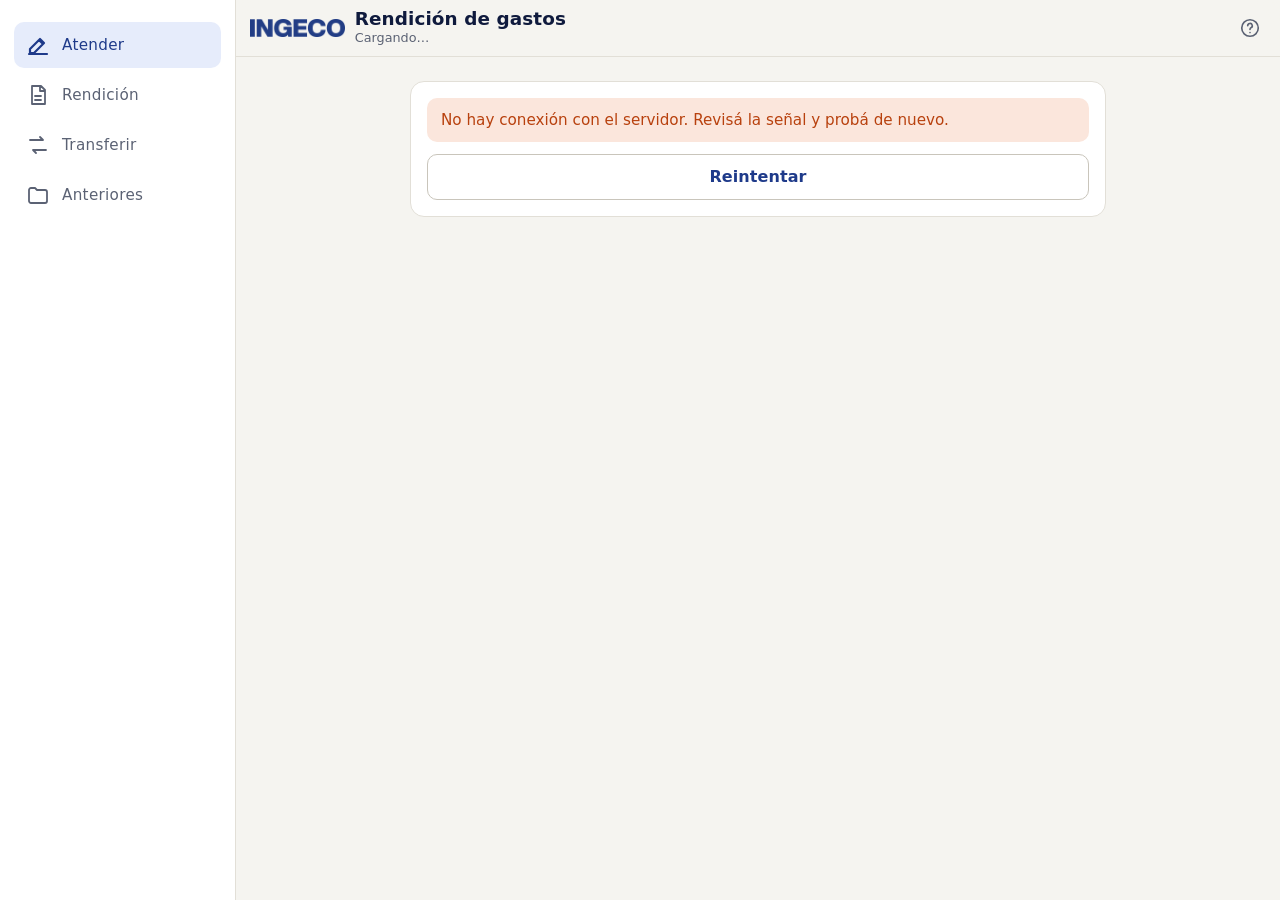
<file: docs/index.html>
<!DOCTYPE html>
<html lang="es-AR">
<head>
  <meta charset="utf-8">
  <meta name="viewport" content="width=device-width, initial-scale=1, viewport-fit=cover">
  <title>Rendiciones — INGECO</title>
  <meta name="theme-color" content="#f5f4f0">
  <link rel="manifest" href="manifest.json">
  <link rel="icon" href="icono.svg">
  <link rel="apple-touch-icon" href="icono.svg">
  <style>:root{--azul:#1e3a8a;--azul-claro:#2b4fb3;--azul-suave:#e6ecfb;--tinta:#0f1a3d;--teal:#0e8a7a;--teal-suave:#dcf1ee;--ambar:#d98f00;--ambar-suave:#fff1cf;--ambar-texto:#8a5a00;--alerta:#b8410e;--alerta-suave:#fbe6dc;--fondo:#f5f4f0;--fondo-2:#ebe9e3;--superficie:#fff;--texto:#171c2e;--texto-2:#5b6274;--texto-3:#8a90a0;--linea:#e2dfd7;--linea-fuerte:#c9c5bb;--radio:14px;--radio-s:10px;--barra-h:56px;--cuerpo:system-ui,sans-serif;--display:system-ui,sans-serif}[data-ig-volver]{display:none}</style>
  <link rel="preconnect" href="https://fonts.googleapis.com"><link rel="preconnect" href="https://fonts.gstatic.com" crossorigin>
  <link rel="stylesheet" href="https://app.ingecosa.com.ar/ingeco.css">
  <script src="https://app.ingecosa.com.ar/ingeco.js" defer></script>
  <link rel="stylesheet" href="estilo.css?v=7">
  <script src="https://app.ingecosa.com.ar/guard.js" data-modulo="RENDICIONES"></script>
  <script>
    // URL del web app de Apps Script (deploymentId estable). Se reemplaza al desplegar.
    window.RENDICIONES_API_URL = 'https://script.google.com/macros/s/AKfycbyHOq7gde4YCcq9Zmy_8vhza1DCOr-Ar4iZjzrT4FEAKzpKfAdcJCPPqmabgmEW6OOP/exec';
  </script>
</head>
<body>
  <header class="barra">
    <button class="ig-volver" data-ig-volver aria-label="Volver a la App INGECO"><svg class="i" viewBox="0 0 24 24"><path d="M15 18l-6-6 6-6"/></svg></button>
    <img class="barra-logo" src="logos/ingeco-azul.png" alt="INGECO" data-ig-ocultar-en-app>
    <div class="barra-t"><h2>Rendición de gastos</h2><div class="sub-barra" id="cab-sub">Cargando…</div></div>
    <a class="icono" href="ayuda.html" aria-label="Cómo se usa" title="Cómo se usa"><svg class="i" viewBox="0 0 24 24"><circle cx="12" cy="12" r="9"/><path d="M9.5 9.5a2.5 2.5 0 1 1 3.5 2.3c-.7.3-1 .9-1 1.7M12 17h.01"/></svg></a>
  </header>

  <main id="app">
    <div class="tarjeta"><p class="ayuda">Conectando con el servidor…</p></div>
  </main>

  <nav class="nav">
    <button data-vista="atender" class="activo"><svg class="i" viewBox="0 0 24 24"><path d="M4 20h4l10-10-4-4L4 16zM13 7l4 4M3 21h18"/></svg>Atender</button>
    <button data-vista="inicio"><svg class="i" viewBox="0 0 24 24"><path d="M6 3h9l4 4v14H6zM14 3v5h5M9 13h6M9 17h6"/></svg>Rendición<span class="badge" id="badge-detallar" hidden></span></button>
    <button data-vista="transferir"><svg class="i" viewBox="0 0 24 24"><path d="M4 7h13l-3-3M20 17H7l3 3"/></svg>Transferir</button>
    <button data-vista="historial"><svg class="i" viewBox="0 0 24 24"><path d="M3 7a2 2 0 0 1 2-2h4l2 2h8a2 2 0 0 1 2 2v9a2 2 0 0 1-2 2H5a2 2 0 0 1-2-2z"/></svg>Anteriores</button>
  </nav>

  <div id="toast" class="toast" hidden></div>

  
  <script src="api.js?v=7"></script>
  <script src="app.js?v=7"></script>
  <script>
    if ('serviceWorker' in navigator) navigator.serviceWorker.register('sw.js');
  </script>
</body>
</html>
</file>
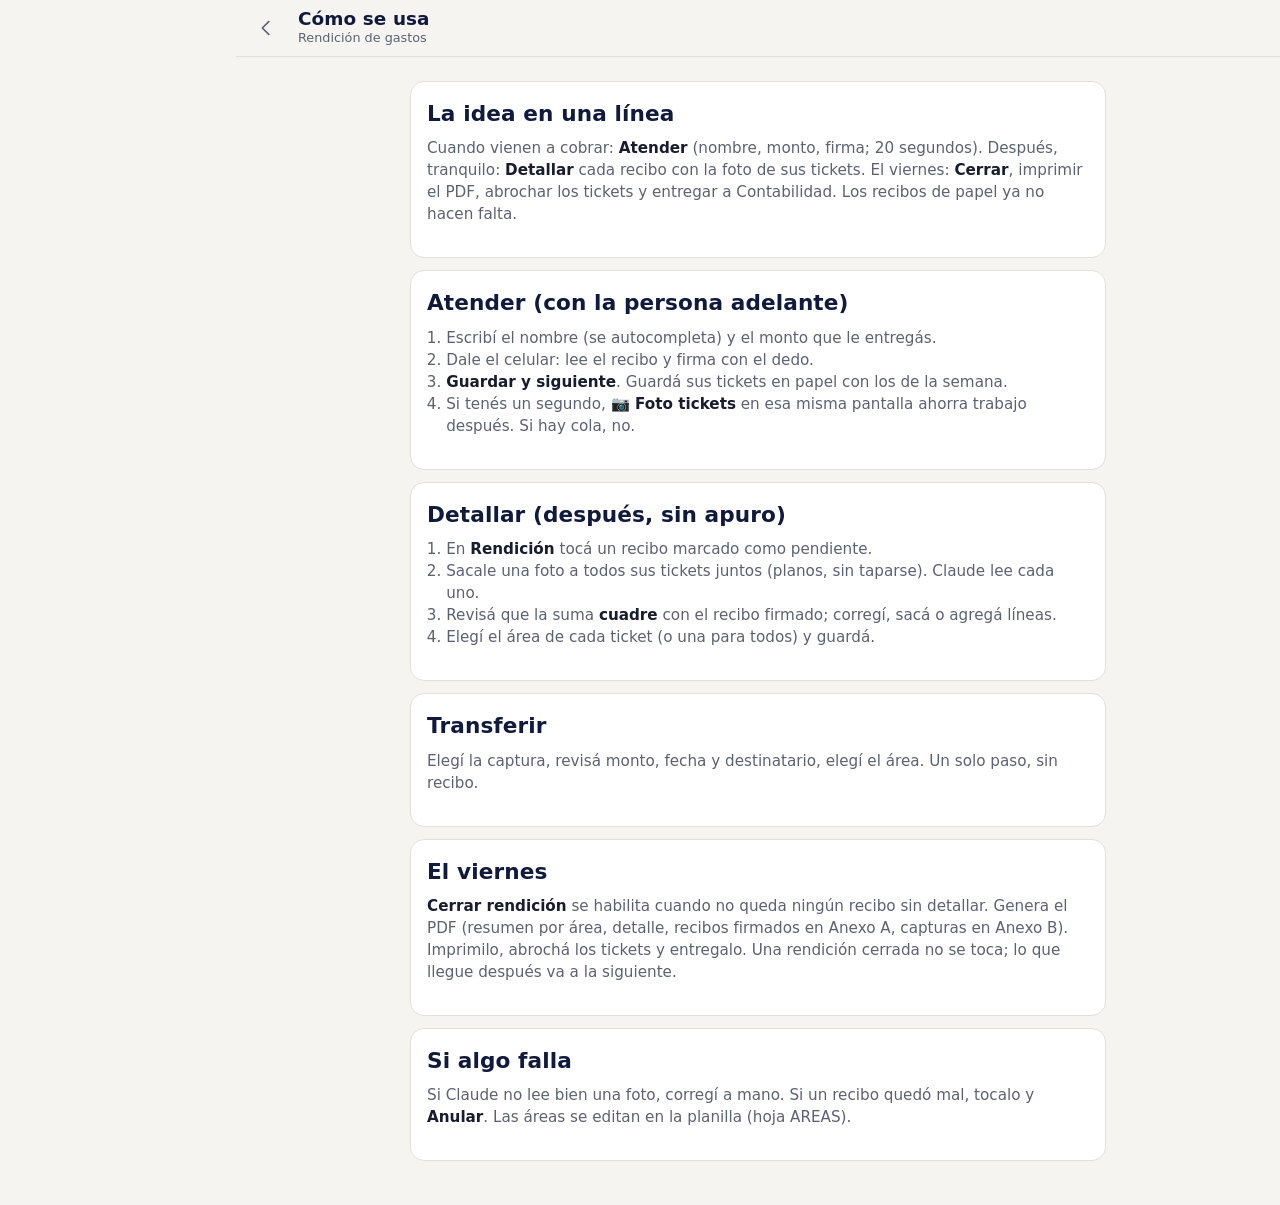
<file: docs/ayuda.html>
<!DOCTYPE html>
<html lang="es-AR">
<head>
  <meta charset="utf-8">
  <meta name="viewport" content="width=device-width, initial-scale=1">
  <title>Cómo se usa — Rendiciones</title>
  <meta name="theme-color" content="#f5f4f0">
  <style>:root{--azul:#1e3a8a;--azul-claro:#2b4fb3;--azul-suave:#e6ecfb;--tinta:#0f1a3d;--teal:#0e8a7a;--teal-suave:#dcf1ee;--ambar:#d98f00;--ambar-suave:#fff1cf;--ambar-texto:#8a5a00;--alerta:#b8410e;--alerta-suave:#fbe6dc;--fondo:#f5f4f0;--fondo-2:#ebe9e3;--superficie:#fff;--texto:#171c2e;--texto-2:#5b6274;--texto-3:#8a90a0;--linea:#e2dfd7;--linea-fuerte:#c9c5bb;--radio:14px;--radio-s:10px;--barra-h:56px;--cuerpo:system-ui,sans-serif;--display:system-ui,sans-serif}[data-ig-volver]{display:none}</style>
  <link rel="preconnect" href="https://fonts.googleapis.com"><link rel="preconnect" href="https://fonts.gstatic.com" crossorigin>
  <link rel="stylesheet" href="https://app.ingecosa.com.ar/ingeco.css">
  <script src="https://app.ingecosa.com.ar/ingeco.js" defer></script>
  <link rel="stylesheet" href="estilo.css?v=6">
</head>
<body class="sin-nav">
  <header class="barra">
    <a class="icono" href="index.html" aria-label="Volver"><svg class="i" viewBox="0 0 24 24"><path d="M15 5l-7 7 7 7"/></svg></a>
    <div class="barra-t"><h2>Cómo se usa</h2><div class="sub-barra">Rendición de gastos</div></div>
  </header>
  <main>
    <div class="tarjeta">
      <h2>La idea en una línea</h2>
      <p class="ayuda">Cuando vienen a cobrar: <b>Atender</b> (nombre, monto, firma; 20 segundos). Después, tranquilo: <b>Detallar</b> cada recibo con la foto de sus tickets. El viernes: <b>Cerrar</b>, imprimir el PDF, abrochar los tickets y entregar a Contabilidad. Los recibos de papel ya no hacen falta.</p>
    </div>
    <div class="tarjeta">
      <h2>Atender (con la persona adelante)</h2>
      <ol class="ayuda" style="padding-left:1.2rem">
        <li>Escribí el nombre (se autocompleta) y el monto que le entregás.</li>
        <li>Dale el celular: lee el recibo y firma con el dedo.</li>
        <li><b>Guardar y siguiente</b>. Guardá sus tickets en papel con los de la semana.</li>
        <li>Si tenés un segundo, <b>📷 Foto tickets</b> en esa misma pantalla ahorra trabajo después. Si hay cola, no.</li>
      </ol>
    </div>
    <div class="tarjeta">
      <h2>Detallar (después, sin apuro)</h2>
      <ol class="ayuda" style="padding-left:1.2rem">
        <li>En <b>Rendición</b> tocá un recibo marcado como pendiente.</li>
        <li>Sacale una foto a todos sus tickets juntos (planos, sin taparse). Claude lee cada uno.</li>
        <li>Revisá que la suma <b>cuadre</b> con el recibo firmado; corregí, sacá o agregá líneas.</li>
        <li>Elegí el área de cada ticket (o una para todos) y guardá.</li>
      </ol>
    </div>
    <div class="tarjeta">
      <h2>Transferir</h2>
      <p class="ayuda">Elegí la captura, revisá monto, fecha y destinatario, elegí el área. Un solo paso, sin recibo.</p>
    </div>
    <div class="tarjeta">
      <h2>El viernes</h2>
      <p class="ayuda"><b>Cerrar rendición</b> se habilita cuando no queda ningún recibo sin detallar. Genera el PDF (resumen por área, detalle, recibos firmados en Anexo A, capturas en Anexo B). Imprimilo, abrochá los tickets y entregalo. Una rendición cerrada no se toca; lo que llegue después va a la siguiente.</p>
    </div>
    <div class="tarjeta">
      <h2>Si algo falla</h2>
      <p class="ayuda">Si Claude no lee bien una foto, corregí a mano. Si un recibo quedó mal, tocalo y <b>Anular</b>. Las áreas se editan en la planilla (hoja AREAS).</p>
    </div>
  </main>
  
</body>
</html>
</file>
<file: docs/estilo.css>
/* Rendición de gastos — tokens, fuentes y base vienen del estilo común (ingeco.css de la App INGECO).
   superficies planas, hairlines, un solo acento azul, íconos de trazo, Barlow.
   Paleta segura para daltonismo rojo-verde: azul / teal / ámbar / naranja oscuro. Solo modo claro. */

:root {
  /* Medidas propias; los colores, radios y fuentes son los del estilo común */
  --barra-h: 56px;
  --nav-h: 62px;
}

* { box-sizing: border-box; -webkit-tap-highlight-color: transparent; }
html { color-scheme: light; }
html, body { margin: 0; min-height: 100%; }
body { font: 16px/1.45 var(--cuerpo); color: var(--texto); background: var(--fondo); padding-top: env(safe-area-inset-top); -webkit-font-smoothing: antialiased; }
[hidden] { display: none !important; }
button { font: inherit; cursor: pointer; color: inherit; }
button:focus:not(:focus-visible) { outline: none; }
button, input, select, textarea { min-height: 46px; }
input, select, textarea { font: inherit; width: 100%; padding: 10px 14px; border: 1px solid var(--linea-fuerte); border-radius: var(--radio-s); background: var(--superficie); color: var(--texto); margin-bottom: 12px; }
input:focus, select:focus, textarea:focus { outline: 2px solid var(--azul-claro); outline-offset: 1px; border-color: var(--azul-claro); }
input[type=file] { display: none; }
input.monto { font-family: var(--display); font-size: 1.7rem; font-weight: 600; text-align: right; font-variant-numeric: tabular-nums; }
input.dudoso { border-color: var(--ambar); background: var(--ambar-suave); }
label { display: block; font-size: .78rem; color: var(--texto-2); margin-bottom: 5px; font-weight: 600; text-transform: uppercase; letter-spacing: .07em; }
h1, h2, h3, h4 { margin: 0 0 .5rem; font-family: var(--display); letter-spacing: .005em; }
h2 { font-size: 1.35rem; font-weight: 600; color: var(--tinta); }
h3 { font-size: 1.15rem; font-weight: 600; }
svg.i { width: 22px; height: 22px; fill: none; stroke: currentColor; stroke-width: 1.8; stroke-linecap: round; stroke-linejoin: round; flex: none; }

main { padding: 12px 16px calc(var(--nav-h) + 24px + env(safe-area-inset-bottom)); max-width: 720px; margin: 0 auto; }
body.sin-nav main { padding-bottom: 32px; }
.ayuda { color: var(--texto-2); margin: 0 0 1rem; font-size: .95rem; }
.ayuda b { color: var(--texto); font-weight: 600; }

/* ── Barra superior ── */
.barra { position: sticky; top: 0; z-index: 10; min-height: var(--barra-h); background: color-mix(in srgb, var(--fondo) 88%, transparent); backdrop-filter: blur(12px); -webkit-backdrop-filter: blur(12px); display: flex; align-items: center; padding: 6px 8px 6px 8px; gap: 10px; border-bottom: 1px solid var(--linea); }
.barra-logo { height: 18px; width: auto; flex: none; margin-left: 6px; }
.barra-t { flex: 1; min-width: 0; }
.barra h2 { font-size: 1.15rem; margin: 0; line-height: 1.15; white-space: nowrap; overflow: hidden; text-overflow: ellipsis; }
.sub-barra { font-size: .8rem; color: var(--texto-2); white-space: nowrap; overflow: hidden; text-overflow: ellipsis; font-variant-numeric: tabular-nums; }
.icono { background: transparent; border: none; color: var(--texto-2); width: 44px; height: 44px; min-height: 44px; padding: 0; display: inline-flex; align-items: center; justify-content: center; border-radius: 50%; text-decoration: none; flex: none; }
.icono:active { background: var(--fondo-2); }

/* ── Barra inferior ── */
.nav { position: fixed; left: 0; right: 0; bottom: 0; z-index: 20; height: calc(var(--nav-h) + env(safe-area-inset-bottom)); padding-bottom: env(safe-area-inset-bottom); background: color-mix(in srgb, var(--superficie) 92%, transparent); backdrop-filter: blur(12px); -webkit-backdrop-filter: blur(12px); border-top: 1px solid var(--linea); display: flex; justify-content: center; }
.nav button { flex: 1; max-width: 120px; background: none; border: none; display: flex; flex-direction: column; align-items: center; justify-content: center; gap: 3px; color: var(--texto-3); font-size: .7rem; font-weight: 600; letter-spacing: .02em; position: relative; min-height: var(--nav-h); }
.nav button .i { width: 24px; height: 24px; }
.nav button.activo { color: var(--azul); }
.nav button.activo .i { stroke-width: 2.2; }
.badge { position: absolute; top: 7px; right: calc(50% - 24px); background: var(--ambar); color: var(--tinta); font-size: .68rem; font-weight: 700; min-width: 18px; height: 18px; line-height: 18px; border-radius: 9px; padding: 0 5px; font-family: var(--display); text-align: center; }

/* ── Botones ── */
button.principal, button.secundaria, .boton-foto { border: 1px solid transparent; border-radius: var(--radio-s); padding: 0 18px; font-weight: 600; font-size: 1rem; letter-spacing: .005em; display: inline-flex; align-items: center; justify-content: center; gap: 8px; width: 100%; min-height: 50px; }
button.principal { background: var(--azul); color: #fff; }
button.principal[disabled] { background: var(--linea-fuerte); color: var(--superficie); cursor: default; }
button.secundaria, .boton-foto { background: var(--superficie); color: var(--azul); border-color: var(--linea-fuerte); min-height: 46px; cursor: pointer; }
button.peligro { color: var(--alerta); }
button.principal:active, button.secundaria:active { opacity: .85; }
.fila-botones { display: grid; grid-template-columns: 1fr 1fr; gap: 8px; margin-top: 8px; }

/* ── Tarjetas y listas ── */
.tarjeta { background: var(--superficie); border: 1px solid var(--linea); border-radius: var(--radio); padding: 16px; margin-bottom: 12px; animation: entrar .25s ease-out; }
@keyframes entrar { from { opacity: 0; transform: translateY(4px); } to { opacity: 1; transform: none; } }
.aviso { border-radius: var(--radio-s); padding: 11px 14px; margin-bottom: 12px; font-size: .95rem; background: var(--ambar-suave); color: var(--texto); }
.aviso.grave { background: var(--alerta-suave); color: var(--alerta); }
.aviso.ok { background: var(--teal-suave); color: var(--teal); font-weight: 600; }

.seccion-t { font-family: var(--display); font-size: .78rem; text-transform: uppercase; letter-spacing: .1em; color: var(--texto-2); font-weight: 600; margin: 20px 2px 8px; display: flex; align-items: center; gap: 8px; }
.seccion-t::after { content: ''; flex: 1; height: 1px; background: var(--linea); }
.lista { background: var(--superficie); border: 1px solid var(--linea); border-radius: var(--radio); overflow: hidden; margin-bottom: 12px; }
.gasto { display: flex; gap: 12px; align-items: center; border-bottom: 1px solid var(--linea); padding: 12px 14px; cursor: pointer; }
.gasto:last-child { border-bottom: 0; }
.gasto:active { background: var(--fondo); }
.gasto .n { width: 40px; height: 40px; border-radius: 12px; display: grid; place-items: center; flex: none; color: #fff; background: var(--azul); }
.gasto .n .i { width: 22px; height: 22px; }
.gasto.transferencia .n { background: var(--teal); }
.gasto.pendiente .n { background: var(--ambar-suave); color: var(--ambar-texto); }
.gasto .cuerpo { flex: 1; min-width: 0; }
.gasto .t { font-weight: 600; white-space: nowrap; overflow: hidden; text-overflow: ellipsis; }
.gasto .d { font-size: .85rem; color: var(--texto-2); white-space: nowrap; overflow: hidden; text-overflow: ellipsis; }
.gasto .m { font-family: var(--display); font-weight: 600; font-size: 1.1rem; white-space: nowrap; font-variant-numeric: tabular-nums; color: var(--tinta); }

/* ── Hero (resumen de la rendición) ── */
.hero { position: relative; overflow: hidden; border-radius: 22px; padding: 18px 18px 16px; color: #fff; margin: 4px 0 14px;
  background: var(--tinta);
  background-image: radial-gradient(420px 260px at 100% 0%, rgba(43,79,179,.95) 0%, rgba(43,79,179,0) 60%), radial-gradient(360px 240px at 0% 100%, rgba(14,138,122,.55) 0%, rgba(14,138,122,0) 60%);
  box-shadow: 0 18px 40px -18px rgba(15,26,61,.6); }
.hero::after { content: ''; position: absolute; inset: 0; background-image: repeating-linear-gradient(135deg, rgba(255,255,255,.035) 0 1px, transparent 1px 12px); pointer-events: none; }
.hero > * { position: relative; z-index: 1; }
.hero .eti { color: rgba(255,255,255,.65); font-size: .82rem; text-transform: uppercase; letter-spacing: .08em; font-weight: 600; font-family: var(--display); }
.hero .total { font-family: var(--display); font-size: 2.4rem; font-weight: 600; line-height: 1.05; margin: 2px 0 12px; font-variant-numeric: tabular-nums; }
.hero .hoy { display: flex; align-items: center; gap: 14px; background: rgba(255,255,255,.08); border: 1px solid rgba(255,255,255,.12); border-radius: 16px; padding: 10px 14px; }
.hero .hoy .n { font-family: var(--display); font-size: 2.2rem; font-weight: 600; line-height: 1; min-width: 40px; text-align: center; }
.hero .hoy .n .i { width: 28px; height: 28px; color: #5fd3c2; stroke-width: 2.4; }
.hero .hoy .t { display: flex; flex-direction: column; min-width: 0; }
.hero .hoy .t b { font-weight: 600; font-size: 1rem; }
.hero .hoy .t span { color: rgba(255,255,255,.7); font-size: .86rem; }
.hero .hoy.pend .n { color: #ffd166; }
.areas { display: flex; flex-wrap: wrap; gap: 6px; margin: 0 0 14px; }
.chip { display: inline-block; background: var(--superficie); border: 1px solid var(--linea); border-radius: 999px; padding: 4px 12px; font-size: .85rem; font-weight: 500; color: var(--texto-2); font-variant-numeric: tabular-nums; }
.chip b { color: var(--tinta); font-weight: 600; }

/* ── KPI (detallar: total firmado vs suma) ── */
.kpi { display: grid; grid-template-columns: 1fr 1fr; gap: 8px; margin-bottom: 12px; }
.kpi > div { background: var(--fondo); border: 1px solid var(--linea); border-radius: var(--radio-s); padding: 10px 12px; }
.kpi .v { font-family: var(--display); font-size: 1.45rem; font-weight: 600; color: var(--tinta); white-space: nowrap; font-variant-numeric: tabular-nums; }
.kpi .l { font-size: .78rem; color: var(--texto-2); }
.kpi .cuadra { background: var(--teal-suave); border-color: transparent; }
.kpi .cuadra .v, .kpi .cuadra .l { color: var(--teal); }
.kpi .no-cuadra { background: var(--ambar-suave); border-color: transparent; }
.kpi .no-cuadra .v, .kpi .no-cuadra .l { color: var(--ambar-texto); }

/* ── Pasos ── */
.pasos { display: flex; gap: 4px; margin: 0 0 14px; }
.pasos span { flex: 1; height: 4px; border-radius: 2px; background: var(--linea); }
.pasos span.hecho { background: var(--azul); }

/* ── Líneas de gasto ── */
.linea-gasto { border: 1px solid var(--linea); border-radius: var(--radio-s); padding: 12px 12px 2px; margin-bottom: 10px; background: var(--fondo); }
.linea-cab { display: flex; justify-content: space-between; align-items: center; margin-bottom: 8px; font-family: var(--display); font-size: 1.02rem; }
.linea-cab span { font-variant-numeric: tabular-nums; font-weight: 600; color: var(--tinta); }
.linea-cab .quitar { background: none; border: 1px solid var(--linea-fuerte); color: var(--alerta); border-radius: 999px; padding: 0 12px; min-height: 32px; font-size: .85rem; font-weight: 600; }
.dos-col { display: grid; grid-template-columns: 1fr 1fr; gap: 10px; }

/* ── Opciones (áreas): chips tipo píldora como en la app ── */
.opciones { display: flex; flex-wrap: wrap; gap: 6px; margin-bottom: 12px; }
.opciones button { background: var(--superficie); border: 1px solid var(--linea-fuerte); border-radius: 999px; padding: 0 14px; min-height: 38px; font-weight: 500; font-size: .92rem; color: var(--texto-2); }
.opciones button.elegido { background: var(--tinta); color: var(--fondo); border-color: var(--tinta); }

/* ── Foto ── */
.foto-caja { display: flex; align-items: center; justify-content: center; gap: 10px; border: 1px dashed var(--linea-fuerte); border-radius: var(--radio); padding: 20px; text-align: center; color: var(--azul); font-weight: 600; background: var(--superficie); cursor: pointer; min-height: 72px; text-transform: none; letter-spacing: 0; font-size: 1rem; margin: 0; }
.foto-caja:active { background: var(--fondo-2); }
img.previa { width: 100%; max-height: 46vh; object-fit: contain; border-radius: var(--radio-s); display: block; background: var(--tinta); }
.miniaturas { display: flex; gap: 6px; overflow-x: auto; margin-bottom: 12px; scrollbar-width: none; }
.miniaturas img { height: 72px; border-radius: 8px; border: 1px solid var(--linea); }

/* ── Firma y recibo ── */
canvas.firma { width: 100%; height: 11rem; border: 1px solid var(--linea-fuerte); border-radius: var(--radio-s); touch-action: none; display: block; margin-bottom: 8px;
  background: var(--superficie) linear-gradient(var(--linea) 1px, transparent 1px) 0 1.6rem / 100% 2.2rem; }
.recibo-previa { border: 1px solid var(--linea-fuerte); border-radius: var(--radio-s); padding: 12px 14px; margin-bottom: 14px; font-size: .95rem; background: #fffdf7; line-height: 1.5; }
.recibo-previa .monto { font-family: var(--display); font-size: 1.3rem; font-weight: 600; color: var(--tinta); font-variant-numeric: tabular-nums; }
.atender input.monto { font-size: 2rem; }

/* ── Estado de carga / toast ── */
.cargando { display: flex; align-items: center; gap: 12px; color: var(--texto-2); padding: 8px 0; }
.cargando::before { content: ""; width: 22px; height: 22px; border: 3px solid var(--linea); border-top-color: var(--azul); border-radius: 50%; animation: girar .8s linear infinite; flex: none; }
@keyframes girar { to { transform: rotate(360deg); } }
.toast { position: fixed; left: 50%; bottom: calc(var(--nav-h) + 16px + env(safe-area-inset-bottom)); transform: translateX(-50%); background: var(--tinta); color: var(--fondo); padding: 11px 18px; border-radius: var(--radio-s); z-index: 60; max-width: 90vw; text-align: center; box-shadow: var(--sombra-alta); font-weight: 500; animation: subir .2s ease-out; }
.toast.error { background: var(--alerta); color: #fff; }
@keyframes subir { from { transform: translate(-50%, 40px); opacity: 0 } }

.historial-item { display: flex; justify-content: space-between; align-items: center; gap: 12px; border-bottom: 1px solid var(--linea); padding: 12px 14px; }
.historial-item:last-child { border-bottom: 0; }
.historial-item a { color: var(--azul-claro); font-weight: 600; text-decoration: none; white-space: nowrap; display: inline-flex; align-items: center; gap: 6px; }

@media (prefers-reduced-motion: reduce) { *, ::before, ::after { animation: none !important; transition: none !important; } }

/* ── Escritorio ── */
@media (min-width: 900px) {
  :root { --nav-w: 236px; }
  body { padding-left: var(--nav-w); }
  .nav { top: 0; bottom: 0; left: 0; right: auto; width: var(--nav-w); height: auto; flex-direction: column; justify-content: flex-start; align-items: stretch; padding: 22px 14px; gap: 4px; border-top: none; border-right: 1px solid var(--linea); background: var(--superficie); backdrop-filter: none; }
  .nav button { flex: none; max-width: none; flex-direction: row; justify-content: flex-start; gap: 12px; min-height: 46px; padding: 0 12px; border-radius: 10px; font-size: .95rem; font-weight: 500; color: var(--texto-2); }
  .nav button.activo { background: var(--azul-suave); color: var(--azul); }
  .nav .badge { position: static; margin-left: auto; }
  main { max-width: 760px; padding: 24px 32px 48px; }
  .toast { left: calc(50% + var(--nav-w) / 2); bottom: 28px; }
}

/* Centro de costos escrito a mano, debajo de los chips */
.cc-mano { min-height: 40px; padding: 6px 12px; font-size: .92rem; }
/* Cierre: elegir qué recibos se rinden */
.gasto .tilde { width: 22px; height: 22px; min-height: 22px; margin: 0; accent-color: var(--azul); }
.gasto.fuera { opacity: .55; }
.cuenta { display: grid; grid-template-columns: 1fr auto; gap: 4px 12px; font-variant-numeric: tabular-nums; margin: .4rem 0 1rem; }
.cuenta .r { text-align: right; }
.cuenta .tot { font-weight: 700; border-top: 1px solid var(--linea); padding-top: 6px; }
</file>
